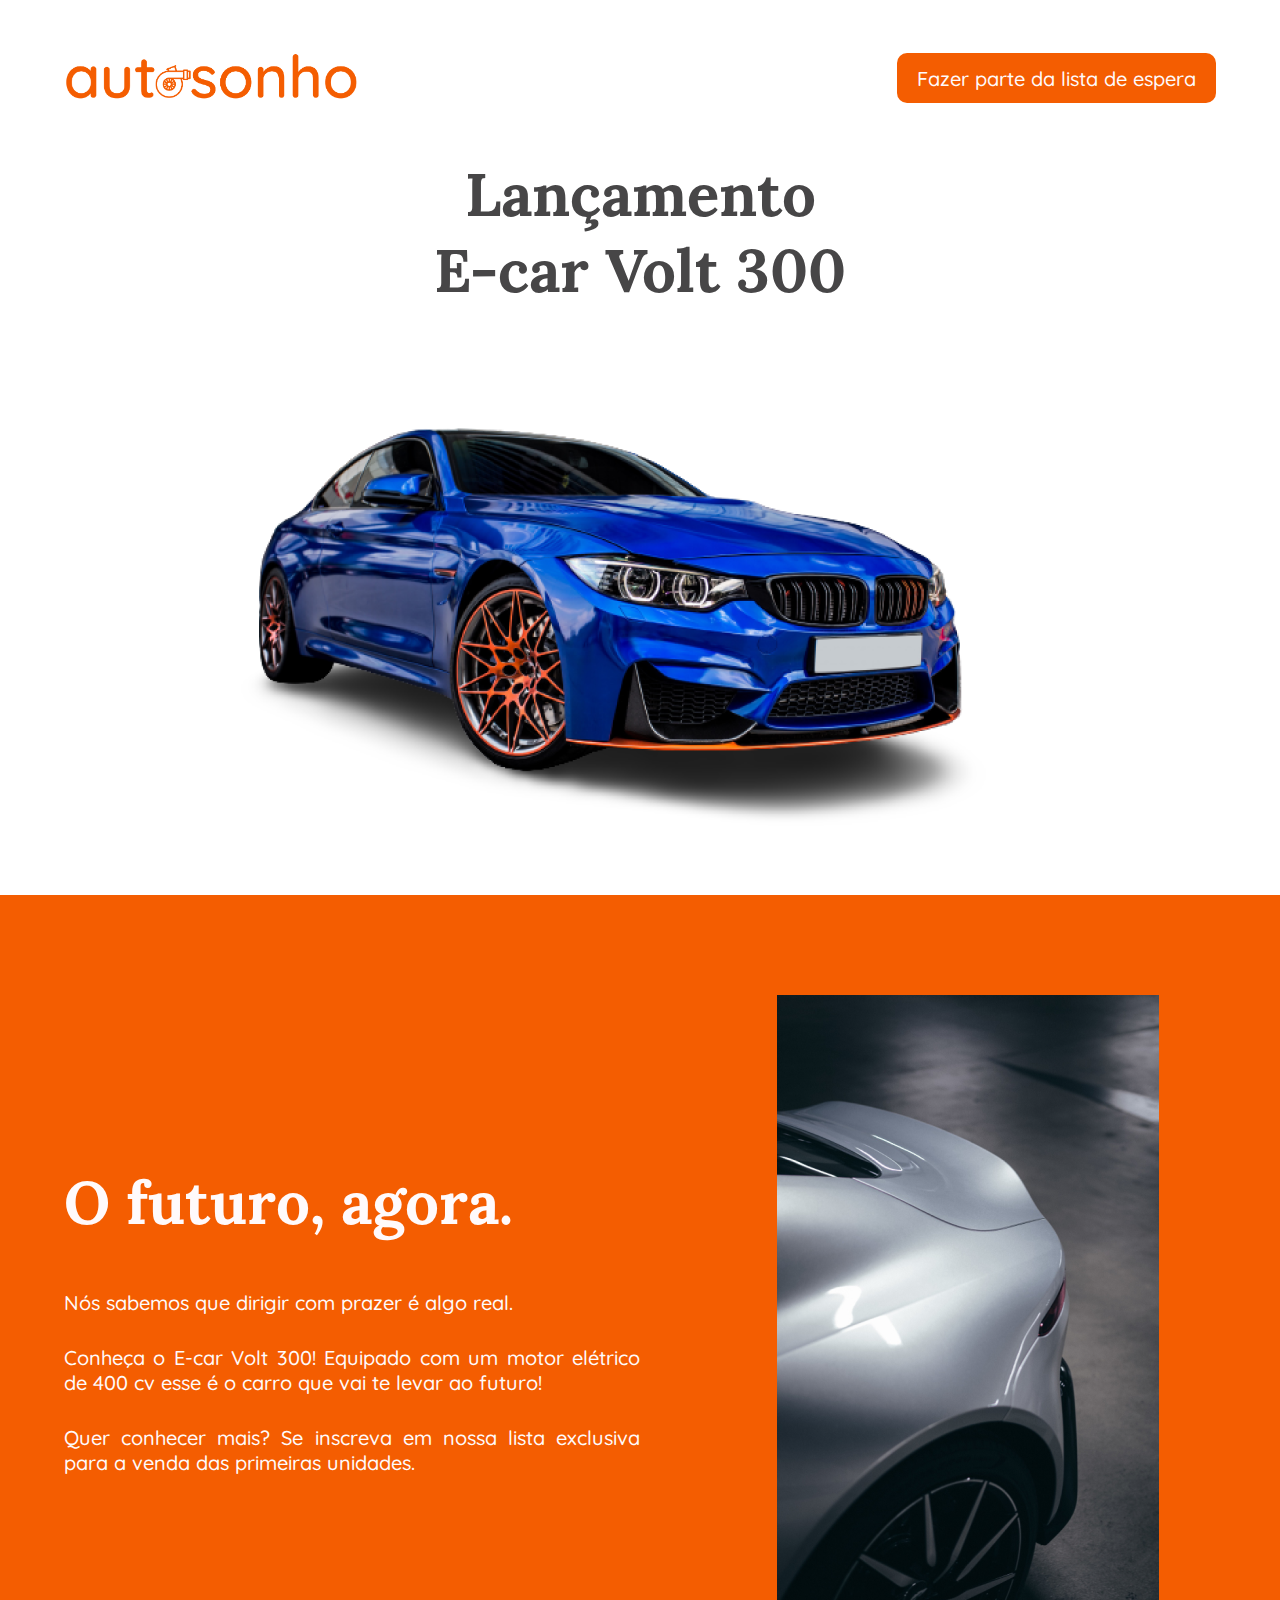
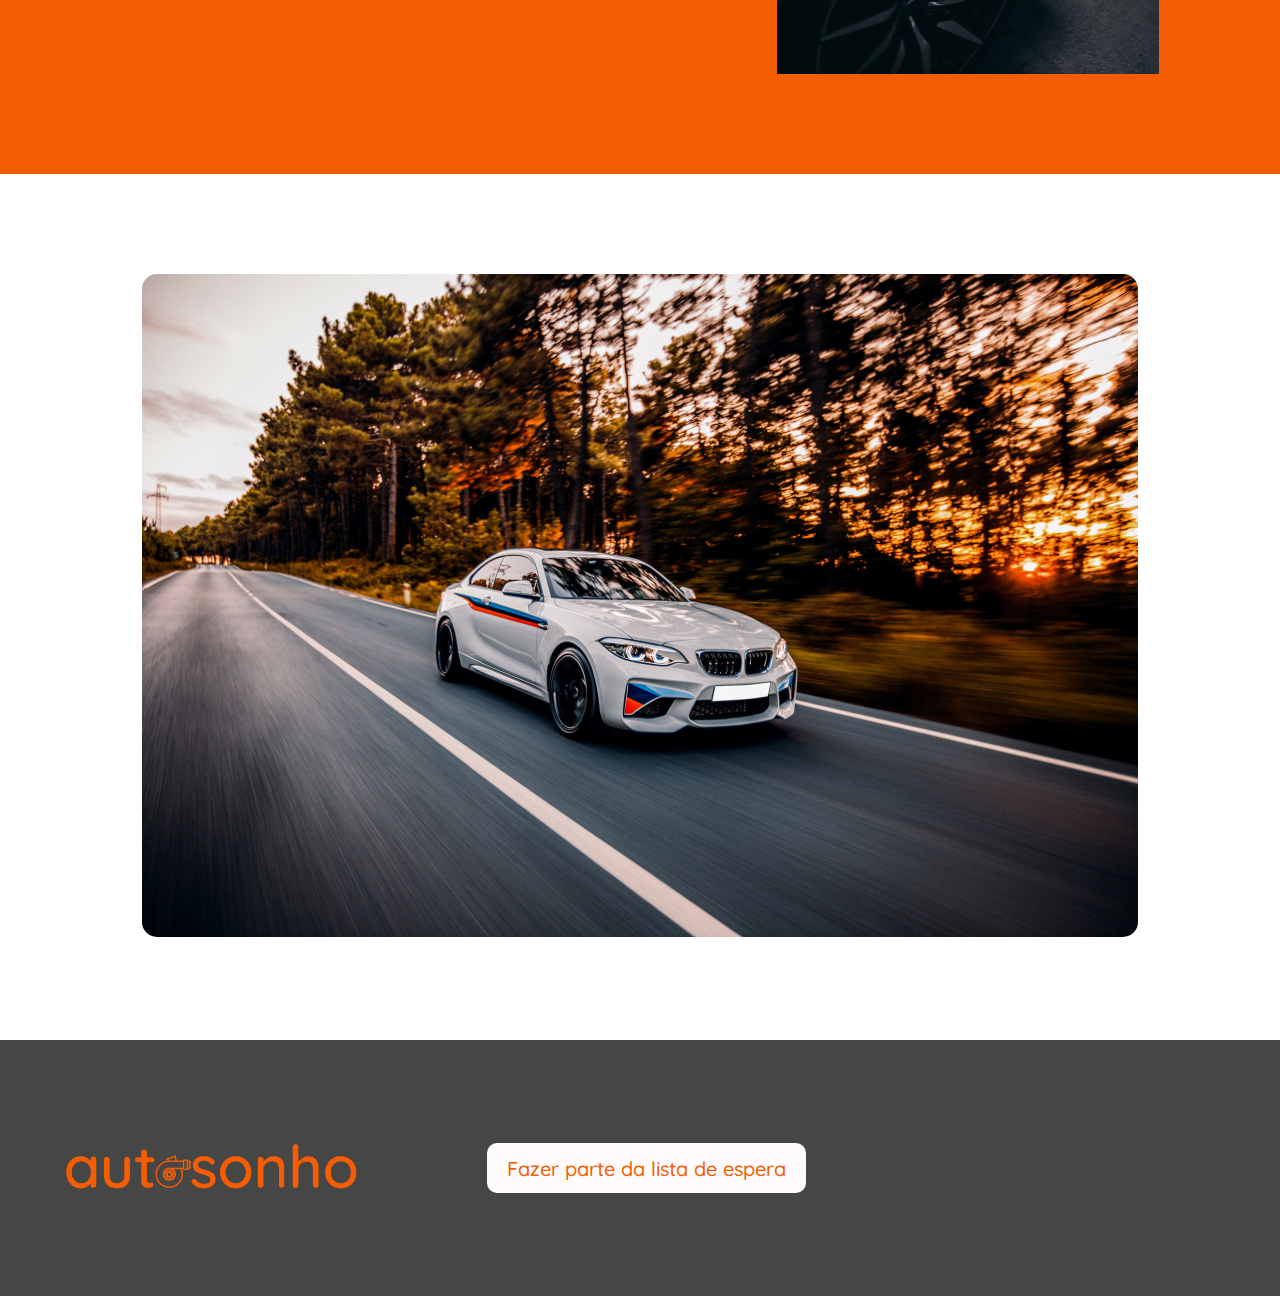
<file: index.html>
<!DOCTYPE html>
<html lang="pt-br">
<head>
    <!-- Meta tags -->
    <meta charset="UTF-8">
    <meta http-equiv="X-UA-Compatible" content="IE=edge">
    <meta name="viewport" content="width=device-width, initial-scale=1.0">

    <!-- Google Fonts -->
    <link rel="preconnect" href="https://fonts.googleapis.com">
    <link rel="preconnect" href="https://fonts.gstatic.com" crossorigin>
    <link href="https://fonts.googleapis.com/css2?family=Lora:wght@600;700&family=Quicksand:wght@500;600&display=swap" rel="stylesheet">

    <!-- Styles -->
    <link rel="stylesheet" href="./css/index.css">

    <!-- Icons -->
    <link rel="stylesheet" href="https://cdnjs.cloudflare.com/ajax/libs/font-awesome/5.8.2/css/all.min.css" integrity="sha512-rqQltXRuHxtPWhktpAZxLHUVJ3Eombn3hvk9PHjV/N5DMUYnzKPC1i3ub0mEXgFzsaZNeJcoE0YHq0j/GFsdGg==" crossorigin="anonymous" referrerpolicy="no-referrer" />

    <title>Autosonho - Na sua direção ;)</title>
</head>
<body>
    <div id="container">
        <header class="header">
            <div class="logo-container">
                <a href="/" class="logo">
                    <img src="./images/logo-autosonho.png" alt="Autosonho - Na sua direção ;)">
                </a>
            </div>
            <div class="action-btn-header">
                <a href="./view/registration.html">
                    <span>Fazer parte da lista de espera</span>
                </a>
            </div>
        </header>
        <section class="commercial-car">
            <div class="commercial-car-text">
                <h1>Lançamento 
                    E-car Volt 300
                </h1>
            </div>
            
            <div class="commercial-car-image">
                <img src="./images/blue-sport-sedan.png" alt="E-car Volt 300">
            </div>
        </section>
        <section class="car-info-container">
            <div class="info-container">
                <h2>O futuro, agora.</h2>
                <div class="text-car-container">
                    <p>Nós sabemos que dirigir com prazer é algo real.</p>
                    <p>
                        Conheça o E-car Volt 300! Equipado com um motor elétrico de 400 cv esse é o carro que vai te
                        levar ao futuro!
                    </p>
                    <p>Quer conhecer mais? Se inscreva em nossa lista exclusiva para a venda das primeiras unidades.</p>
                </div>
            </div>
            <div class="car-info-image">
                <img src="./images/vertical-picture-grey-car.png" alt="E-car Volt 300">
            </div>
        </section>
        <section class="car-banner">
            <div class="banner-container">
                <img src="./images/white-sport-sedan.png" alt="E-car Volt 300">
            </div>
        </section>
        <footer class="footer">
            <div class="logo-container">
                <a href="" class="logo">
                    <img src="./images/logo-autosonho.png" alt="Autosonho - Na sua direção ;)">
                </a>
            </div>
            <div class="action-btn-footer">
                <a href="./view/registration.html">
                    <span>Fazer parte da lista de espera</span>
                </a href="./view/registration.html">
            </div>
            <div class="social-media-container">
                <ul class="social-media">
                    <li><i class="fab fa-instagram"></i></li>
                    <li><i class="fab fa-facebook-square"></i></li>
                    <li><i class="fab fa-twitter"></i></li>
                </ul>
            </div>
        </footer>
    </div>
</body>
</html>
</file>
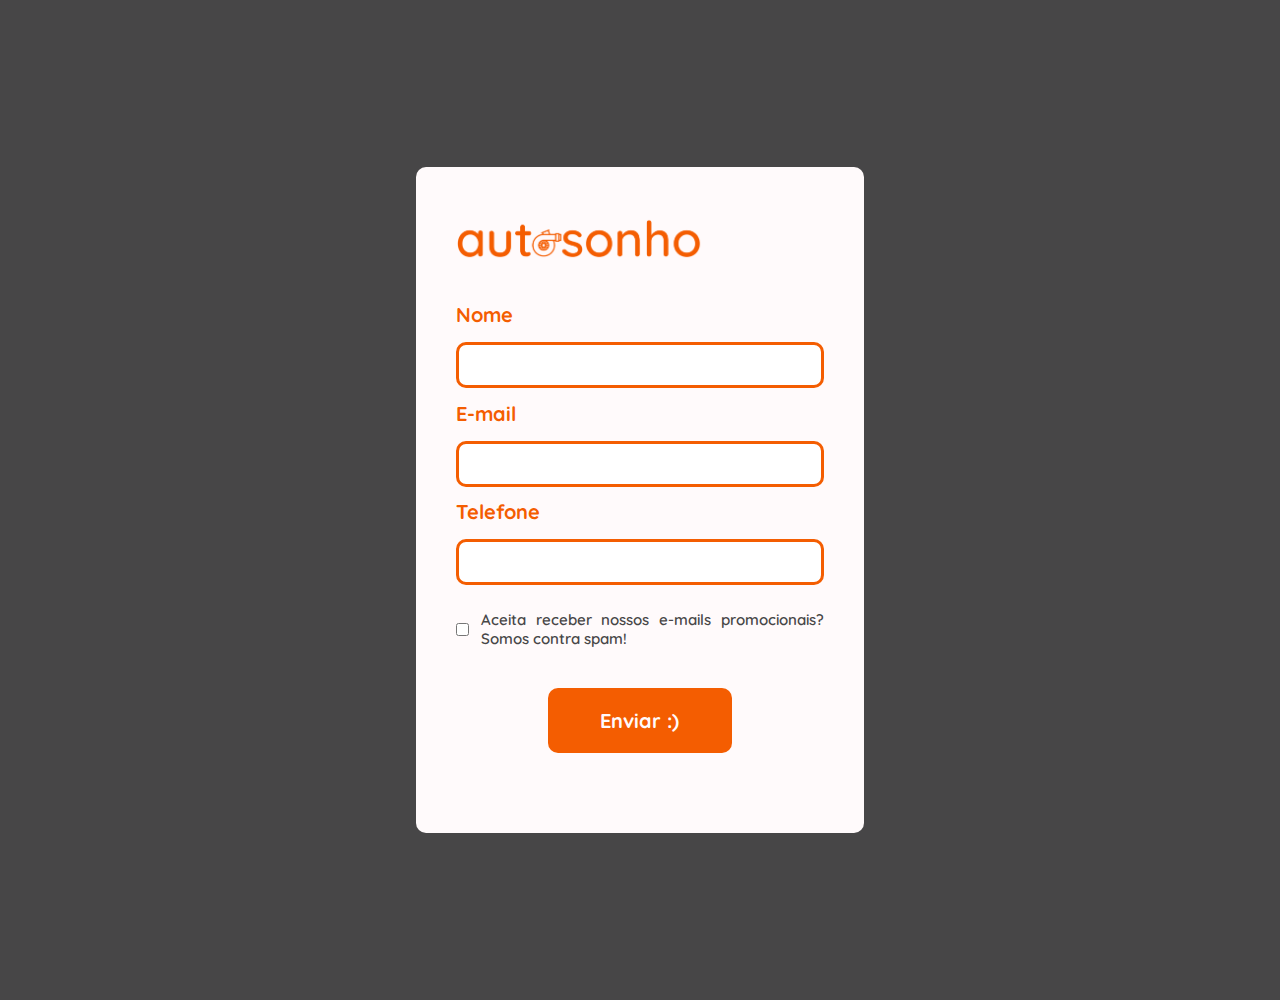
<file: view/registration.html>
<!DOCTYPE html>
<html lang="pt-br">
<head>
     <!-- Meta tags -->
     <meta charset="UTF-8">
     <meta http-equiv="X-UA-Compatible" content="IE=edge">
     <meta name="viewport" content="width=device-width, initial-scale=1.0">
 
     <!-- Google Fonts -->
     <link rel="preconnect" href="https://fonts.googleapis.com">
     <link rel="preconnect" href="https://fonts.gstatic.com" crossorigin>
     <link href="https://fonts.googleapis.com/css2?family=Lora:wght@600;700&family=Quicksand:wght@500;600&display=swap" rel="stylesheet">
 
     <!-- Styles -->
     <link rel="stylesheet" href="../css/registration.css">
 
     <title>Autosonho - Na sua direção ;)</title>
</head>
<body>
    <div id="container">
        <div class="registration-container">
            <div class="logo-container">
                <a href="../index.html" class="logo">
                    <img src="../images/logo-autosonho.png" alt="Autosonho - Na sua direção ;)">
                </a>
            </div>
            <div class="form-container">
                <form name="registration" class="registration-form" id="registration">
                    <div class="input-group">
                        <label for="name">Nome</label>
                        <input type="text" name="name" id="name" required>
                    </div>
                    <div class="input-group">
                        <label for="email">E-mail</label>
                        <input type="email" name="email" id="email" required>
                    </div>
                    <div class="input-group">
                        <label for="phoneNumber">Telefone</label>
                        <input type="text" name="phoneNumber" id="phoneNumber" required>
                    </div>
                    <div class="input-group-checkbox">
                        <input type="checkbox" name="checkOffer" id="checkOffer">
                        <span>Aceita receber nossos e-mails promocionais? Somos contra spam!</span>
                    </div>
                </form>
                <div class="form-btn-container">
                    <button type="submit" form="registration">
                        <span>Enviar :)</span>
                    </button>
                </div>
            </div>
        </div>
    </div>
    <script src="../src/registration.js"></script>
</body>
</html>
</file>
<file: css/index.css>
:root {
    /* colors */
    --color-primary: #F45D01;
    --color-secondary: #474647;
    --color-white: #FFFAFB;


    /* typography */
    font-size: 10px;
    --sd-font-size: 2rem;
    --md-font-size: 2.5rem;
    --bg-font-size: 3.2rem;

    --h-font-size: 6rem;
}

/* CSS resets */
* {
    margin: 0;
    padding: 0;
    box-sizing: border-box;
}

/* Scrollbar */
/* On Firefox */
* {
    scrollbar-width: thin;
    scrollbar-color: var(--color-primary) var(--color-secondary);
  }
  
/* On Chrome, Edge, and Safari */
*::-webkit-scrollbar {
    width: 18px;
}
  
*::-webkit-scrollbar-track {
    background: var(--color-secondary);
}
  
*::-webkit-scrollbar-thumb {
    background-color: var(--color-primary);
    border-radius: 20px;
    border: 4px solid var(--color-secondary);
}

/* CCS global */
body {
    height: 100vh;
    margin: 0 auto;
    font-family: 'Quicksand', sans-serif;
}

h1, h2 {
    font-family: 'Lora', serif;
    font-size: var(--md-font-size);
    font-weight: 700;
    color: var(--color-white);
}

a {
    font-family: 'Quicksand', sans-serif;
    font-size: var(--sd-font-size);
    font-weight: 500;

    border: none;
    border-radius: 1rem;

    cursor: pointer;
    text-decoration: none;
}

ul {
    list-style: none;
}

/* container */
#container {
    display: grid;
    grid-template-areas: 
    "header"
    "commercial-car"
    "car-info-container"
    "car-banner"
    "footer";
}

/* header */
.header {
    grid-area: header;

    display: flex;
    justify-content: space-between;
    align-items: center;

    padding: 5rem 5% 3rem;
}

.header .logo-container {
    max-width: 300px;
}

.header .logo-container img {
    width: 100%;
}

.header .action-btn-header a {
    padding: 1.25rem 2rem;
    background-color: var(--color-primary);

    color: var(--color-white);
}

.header .action-btn-header a:hover {
    opacity: 0.8;
    transition: .5s ease;
}

/* commercial-car */
.commercial-car {
    grid-area: commercial-car;

    display: flex;
    flex-direction: column;
    justify-content: center;
    align-items: center;

    padding: 2rem 0;
}

.commercial-car-text h1 {
    font-size: var(--h-font-size);
    text-align: center;
    white-space: pre-line;
    color: var(--color-secondary);
}

.commercial-car-image img {
    width: 100%;
}

/* car-info-container */
.car-info-container {
    grid-area: car-info-container;

    display: grid;
    grid-template-columns: repeat(2, minmax(50%, auto));
    justify-content: space-between;
    align-items: center;
    gap: 4rem;

    background-color: var(--color-primary);
    padding: 10rem 5%;
}

/* info-container */
.info-container h2 {
    font-size: var(--h-font-size);

    padding-bottom: 5rem;
}

/* text-car-container */
.text-car-container p {
    font-size: var(--sd-font-size);
    font-weight: 500;
    color: var(--color-white);
    text-align: justify;

    padding-bottom: 3rem;
}

/* car-info-image */
.car-info-image {
    display: flex;
    justify-content: center;
    align-items: center;
}

/* car-banner */
.car-banner {
    grid-area: car-banner;
    display: flex;
    justify-content: center;
    align-items: center;

    padding: 10rem 5%;
}

/* banner-container */
.banner-container {
    max-width: 996px;
}

.banner-container img {
    width: 100%;
    border-radius: 1.5rem;
}

/* footer */
.footer {
    grid-area: footer;
    width: 100%;
    display: grid;
    grid-template-columns: repeat(3, minmax(25%, auto));
    justify-content: space-between;
    justify-items: center;
    align-items: center;

    background-color: var(--color-secondary);
    padding: 10rem 5%;
}

.footer .logo-container {
    max-width: 300px;
}

.footer .logo-container img {
    width: 100%;
}

.footer .action-btn-footer a {
    padding: 1.25rem 2rem;
    background-color: var(--color-white);

    color: var(--color-primary);
}

.footer .action-btn-footer a:hover {
    opacity: 0.8;
    transition: .5s ease;
}

.footer .social-media {
    display: flex;
    justify-content: center;
    align-items: center;
}

.footer .social-media li {
    font-size: 4rem;
    color: var(--color-primary);
    margin-right: 2rem;

    padding: 1rem;
    cursor: pointer;
}

.footer .social-media li:last-child {
    margin-right: 0;
}

@media screen and (max-width: 1020px) {
    .header {
        flex-direction: column;
        padding-bottom: 2rem;
    }

    .action-btn-header {
        padding-top: 4rem;
    }

    .footer {
        grid-template-columns: 1fr;
        row-gap: 4rem;
    }
}

@media screen and (max-width: 890px) {
    .car-info-container {
        display: flex;
        flex-direction: column;
    }
}

@media screen and (max-width: 520px) {
    :root {
        --sd-font-size: 1.8rem;
        --md-font-size: 2rem;
        --bg-font-size: 3rem;
    
        --h-font-size: 4rem;
    }

    .car-info-image {
        max-width: 380px;
    }

    .car-info-image img {
        width: 100%;
    }
}
</file>
<file: css/registration.css>
:root {
    /* colors */
    --color-primary: #F45D01;
    --color-secondary: #474647;
    --color-white: #FFFAFB;


    /* typography */
    font-size: 10px;
    --sd-font-size: 2rem;
    --md-font-size: 2.5rem;
    --bg-font-size: 3.2rem;

    --h-font-size: 6rem;
}

/* CSS resets */
* {
    margin: 0;
    padding: 0;
    box-sizing: border-box;
}

/* Scrollbar */
/* On Firefox */
* {
    scrollbar-width: thin;
    scrollbar-color: var(--color-primary) var(--color-secondary);
  }
  
/* On Chrome, Edge, and Safari */
*::-webkit-scrollbar {
    width: 18px;
}
  
*::-webkit-scrollbar-track {
    background: var(--color-secondary);
}
  
*::-webkit-scrollbar-thumb {
    background-color: var(--color-primary);
    border-radius: 20px;
    border: 4px solid var(--color-secondary);
}

/* CCS global */
body {
    max-width: 1250px;
    margin: 0 auto;
    padding: 5rem 5%;
    font-family: 'Quicksand', sans-serif;
    background-color: var(--color-secondary);
}

input {
    outline: none;
}

label {
    display: block;
}

button {
    font-family: 'Quicksand', sans-serif;
    font-size: var(--sd-font-size);
    font-weight: 500;

    border: none;
    border-radius: 1rem;

    cursor: pointer;
}

/* container */
#container {
    height: 100vh;
    display: flex;
    justify-content: center;
    align-items: center;
}

/* registration-container */
.registration-container {
    display: flex;
    flex-direction: column;
    width: 40%;
    padding: 5rem 4rem 4rem;

    background-color: var(--color-white);
    border-radius: 1rem;
}

/* logo-container */
.logo-container {
    max-width: 250px;
}

.logo-container img {
    width: 100%;
}

/* form-container */
.form-container {
    margin: 4rem 0;
}

/* input-group */
.input-group label {
    font-size: var(--sd-font-size);
    font-weight: 700;
    color: var(--color-primary);
    margin-bottom: 1.5rem;
}

.input-group input {
    width: 100%;
    padding: 1.25rem 2rem;
    border: solid .3rem var(--color-primary);
    border-radius: 1rem;
    margin-bottom: 1.25rem;
}

/* input-group-checkbox */
.input-group-checkbox {
    margin-top: 1.25rem;
    display: flex;
    align-items: center;
}

.input-group-checkbox span {
    font-size: 1.5rem;
    font-weight: 600;
    color: var(--color-secondary);
    text-align: justify;

    margin-left: 1.2rem;
}

/* form-btn-container */
.form-btn-container {
    margin-top: 4rem;
    display: flex;
    justify-content: center;
    align-items: center;
}

.form-btn-container button {
    width: 50%;
    padding: 2rem 2.5rem;
    background-color: var(--color-primary);
}

.form-btn-container button:hover {
    opacity: .8;
}

.form-btn-container span {
    font-size: var(--sd-font-size);
    font-weight: 700;
    color: var(--color-white);
}

@media screen and (max-width: 1100px) {
    .registration-container {
        width: 60%;
    }

    .input-group-checkbox span {
        text-align: initial;
    }
}

@media screen and (max-width: 710px) {
    .logo-container img {
        width: 80%;
    }

    .registration-container {
        width: 80%;
    }
}

@media screen and (max-width: 530px) {
    .logo-container img {
        width: 90%;
    }
    
    .form-btn-container button {
        width: 70%;
    }
}

@media screen and (max-width: 370px) {
    .registration-container {
        width: 90%;
    }

    .input-group-checkbox span {
        font-size: 1.25rem;
    }

    .form-btn-container button {
        width: 80%;
    }
}
</file>
